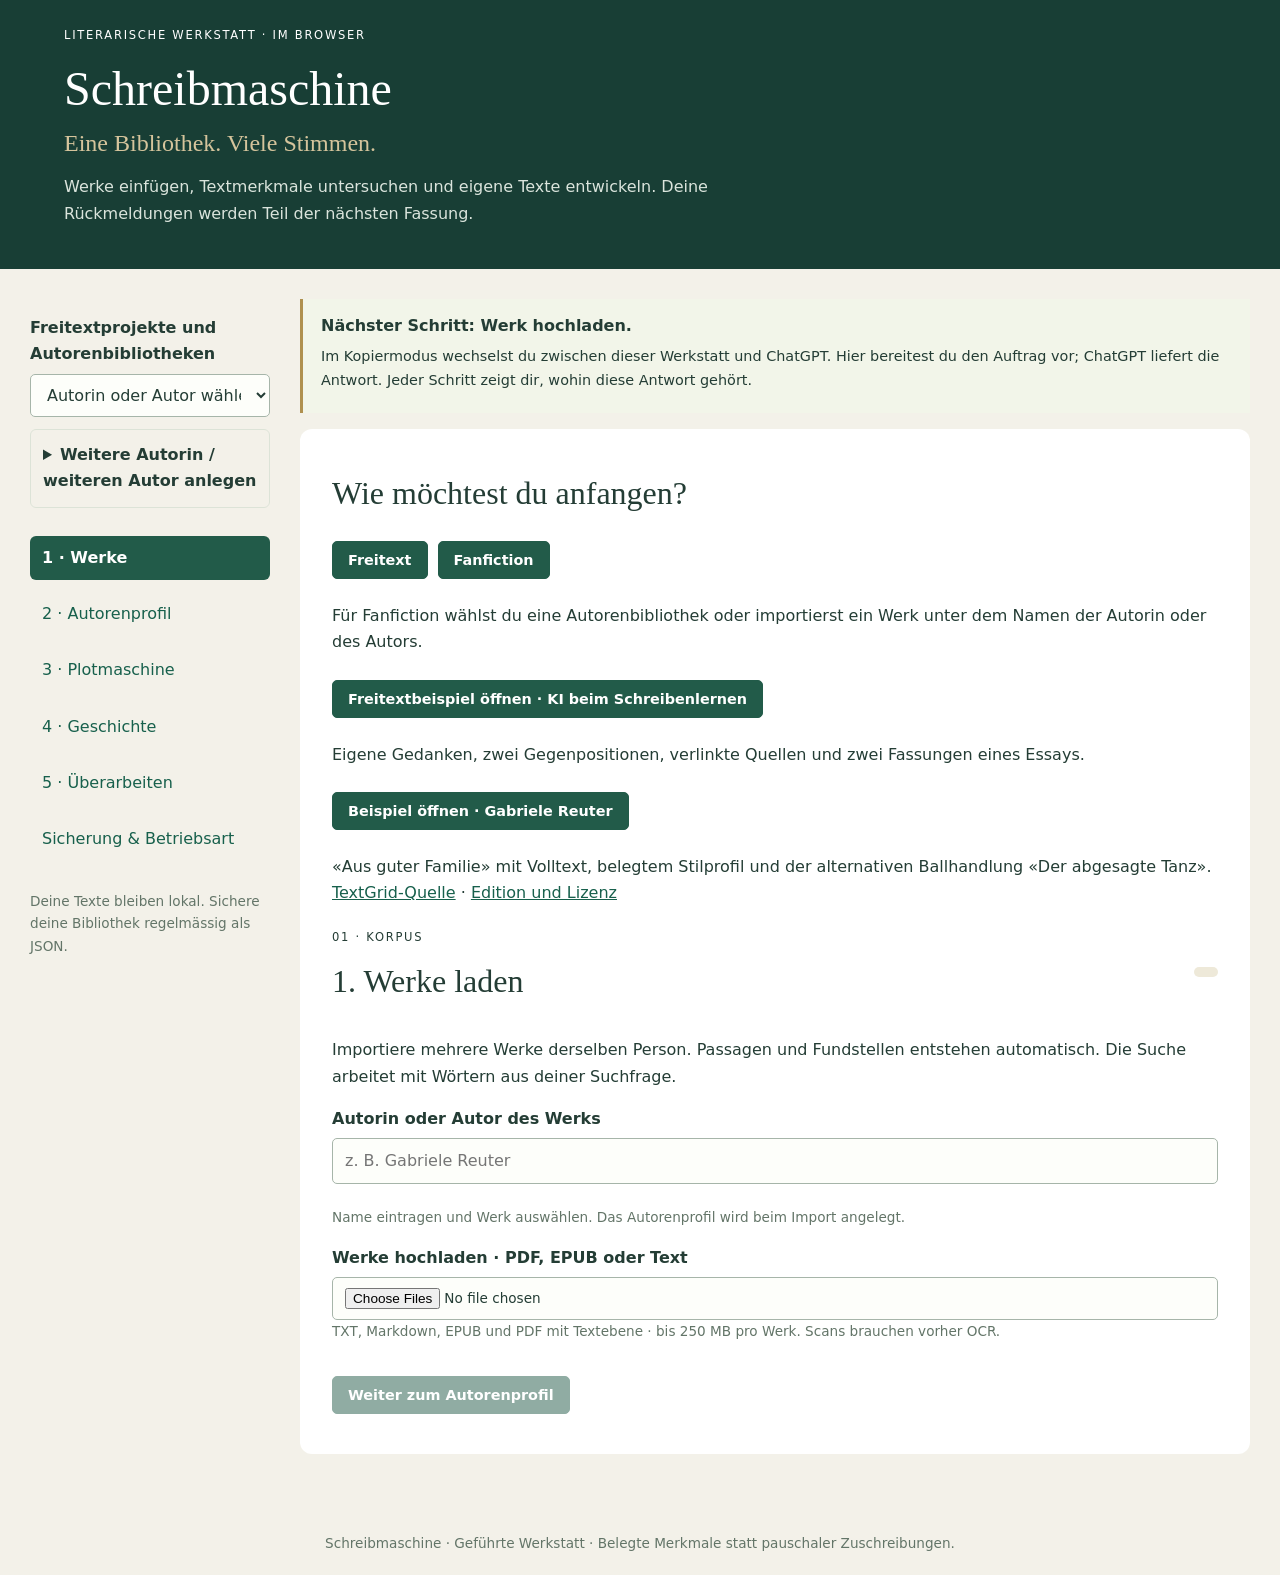
<file: docs/index.html>
<!doctype html><html lang="de-CH"><meta charset="utf-8"><meta name="viewport" content="width=device-width,initial-scale=1"><meta name="workshop-token" content="__TOKEN__"><title>Schreibmaschine · Autorenbibliothek</title><link rel="stylesheet" href="./style.css?v=64e2ff3c43aa">
<body><header><div class="eyebrow">Literarische Werkstatt · im Browser</div><h1>Schreibmaschine<span>Eine Bibliothek. Viele Stimmen.</span></h1><p>Werke einfügen, Textmerkmale untersuchen und eigene Texte entwickeln. Deine Rückmeldungen werden Teil der nächsten Fassung.</p></header>
<div class="shell"><aside class="sidebar"><label for="authorSelect">Deine Autorenbibliothek</label><select id="authorSelect"><option value="">Autorin oder Autor wählen</option></select><details><summary>Weitere Autorin / weiteren Autor anlegen</summary><form id="authorForm" novalidate autocomplete="off"><label for="authorName">Name</label><textarea id="authorName" rows="1" autocomplete="off" placeholder="Literarischer Name"></textarea><button>Anlegen</button></form></details><nav aria-label="Arbeitsschritte"><a href="#corpus">1 · Werke</a><a href="#profileSection">2 · Autorenprofil</a><a href="#material" hidden>2 · Material und Diskurs</a><a href="#plot">3 · Plotmaschine</a><a href="#writing">4 · Geschichte</a><a href="#learning">5 · Überarbeiten</a><a href="#settings">Sicherung & Betriebsart</a></nav><p id="saveState" role="status"></p><p class="small">Deine Texte bleiben lokal. Sichere deine Bibliothek regelmässig als JSON.</p></aside><main><div id="apiBanner" class="feedback" hidden><strong>Direkte KI</strong><p>Profil, Geschichte und Rückmeldung entstehen hier. Die jeweilige Anfrage mit ausgewählten Quellen wird an OpenAI gesendet; API-Nutzung ist kostenpflichtig.</p><button id="configureApi" type="button">API einrichten</button><span id="apiConnection" role="status"></span></div><div id="journey" class="feedback"><strong id="nextHint">Beginne mit einem Werk.</strong><p>Im Kopiermodus wechselst du zwischen dieser Werkstatt und ChatGPT. Hier bereitest du den Auftrag vor; ChatGPT liefert die Antwort. Jeder Schritt zeigt dir, wohin diese Antwort gehört.</p></div><p id="status" role="status"></p><section id="corpus"><div id="modeEntry"><h2>Wie möchtest du anfangen?</h2><div class="actions"><button id="startFree" type="button">Freitext</button><button id="startFan" type="button">Fanfiction</button></div><div id="freeStart" hidden><label for="freeName">Name des Freitextprojekts</label><input id="freeName" maxlength="120"><button id="createFree" type="button">Freitextprojekt anlegen</button></div><p id="modeHelp"></p><div id="freeExample" hidden><button id="openFreeExample" type="button">Freitextbeispiel öffnen · KI beim Schreibenlernen</button><p>Eigene Gedanken, zwei Gegenpositionen, verlinkte Quellen und zwei Fassungen eines Essays.</p></div><div id="reuterExample" hidden><button id="openReuter" type="button">Beispiel öffnen · Gabriele Reuter</button><p>«Aus guter Familie» mit Volltext, belegtem Stilprofil und der alternativen Ballhandlung «Der abgesagte Tanz». <a href="https://textgridrep.org/browse/4c0fg.0" target="_blank" rel="noopener">TextGrid-Quelle</a> · <a href="./examples/REUTER-QUELLE.md">Edition und Lizenz</a></p></div><input id="writingMode" type="hidden"></div><div class="sectionhead"><div><span class="eyebrow">01 · Korpus</span><h2>1. Werke laden</h2></div><span id="corpusCount" class="badge"></span></div><p>Importiere mehrere Werke derselben Person. Passagen und Fundstellen entstehen automatisch. Die Suche arbeitet mit Wörtern aus deiner Suchfrage.</p><div id="importAuthor"><label for="importAuthorName">Autorin oder Autor des Werks</label><textarea id="importAuthorName" autocomplete="off" autocapitalize="off" spellcheck="false" data-1p-ignore data-lpignore="true" placeholder="z. B. Gabriele Reuter" rows="1"></textarea><p class="small">Name eintragen und Werk auswählen. Das Autorenprofil wird beim Import angelegt.</p></div><label for="files">Werke hochladen · PDF, EPUB oder Text</label><input id="files" type="file" multiple accept="application/pdf,application/epub+zip,text/plain,text/markdown,.pdf,.epub,.txt,.md"><p class="small">TXT, Markdown, EPUB und PDF mit Textebene · bis 250 MB pro Werk. Scans brauchen vorher OCR.</p><div id="corpusTools" hidden><div id="works"></div><div id="corpusFeedback" class="feedback"></div><details><summary>Quellen gezielt auswählen · optional</summary><p>Für den Einstieg ist keine Suche nötig. Hier kannst du die automatische Stichprobe durch eigene Textstellen ersetzen. Die Suche findet Wörter, keine literarischen Motive.</p><div class="search"><label for="query">Passagen suchen</label><input id="query" placeholder="z. B. Entscheidung, Gespräch, Regen"><button id="search">Suchen</button><button id="browse" class="secondary">Passagen ansehen</button></div><div id="passages"></div><p id="selectionInfo" class="small"></p></details></div><button id="nextProfile" type="button">Weiter zum Autorenprofil →</button></section>
<div id="workspace" hidden><section id="profileSection"><span class="eyebrow">Schritt 2 von 5</span><h2>2. Autorenprofil erstellen</h2><p>Hier entsteht die Beschreibung der literarischen Merkmale. Noch keine Geschichte.</p><details><summary>Textgrundlage ansehen</summary><div id="metrics" class="metrics"></div><div id="autoSelection"></div></details><button id="analyse" type="button">Analyseauftrag erstellen</button><div id="exchange-analyse" class="exchange" hidden><h3>Auftrag an ChatGPT übergeben</h3><p><strong>1.</strong> Auftrag kopieren. <strong>2.</strong> In ChatGPT einfügen und absenden. <strong>3.</strong> Die Antwort zurückkopieren und unten einfügen.</p><div class="actions"><button id="copy-analyse" type="button">Auftrag kopieren</button><a id="handoff-analyse" class="buttonlink" href="https://chatgpt.com/" target="_blank" rel="noopener">Auftrag kopieren &amp; ChatGPT öffnen ↗</a><button id="api-analyse" type="button" hidden>Direkt per API ausführen</button></div><details><summary>Auftrag ansehen / manuell kopieren</summary><textarea id="prompt-analyse" rows="7" readonly></textarea></details><p id="note-analyse" role="status"></p><button id="paste-analyse" type="button" class="secondary">ChatGPT-Antwort einfügen</button></div><label for="profile">Antwort von ChatGPT: Autorenprofil</label><p class="small">Füge hier die Analyse ein, die ChatGPT auf deinen Analyseauftrag geantwortet hat. Du kannst das Profil auch selbst formulieren.</p><textarea id="profile" rows="12" placeholder="Hier die Analyseantwort einfügen – nicht den Auftrag und nicht die Originalpassagen."></textarea><div id="profileFeedback" class="feedback"></div><button id="saveProfile" type="button">Profil speichern → Geschichte planen</button><details><summary>Gespeicherte Profilversionen</summary><div id="profileHistory"></div></details></section><section id="material" hidden><h2>Gedanken, Materialien und Diskurs</h2><p>Importiere Textdateien, PDF mit Textebene oder EPUB im ersten Schritt. Halte hier fest, welche Frage du aus welcher Perspektive entwickeln willst.</p><label for="freeThoughts">Eigene Gedanken, Fragen und Beobachtungen</label><textarea id="freeThoughts" rows="5"></textarea><label for="freeDiscourse">Positionen, Gegenstimmen und offene Widersprüche</label><textarea id="freeDiscourse" rows="5"></textarea><button id="materialToWrite" type="button">Zum Schreiben →</button></section><section id="plot" hidden>
<h2>Plotmaschine</h2>
<p>Entwickle die Handlung aus Entscheidungen und Folgen. Die neun Stationen nach Yury Nikolskoy dienen als Vorschlag für den Aufbau.</p>
<input id="plotState" type="hidden">
<div id="plotPremise"></div>
<details open><summary>Figuren und Beziehungen</summary><div id="plotFigures"></div><button id="addFigure" type="button">Figur hinzufügen</button></details>
<details open><summary>Neun Stationen in drei Akten</summary><div id="plotBeats"></div></details>
<details open><summary>Szenen und Kapitel</summary><div id="plotScenes"></div><button id="addScene" type="button">Szene hinzufügen</button></details>
<details><summary>Bildsprache und visuelle Kontinuität</summary><div id="plotBook"></div></details>
<label for="plotAction">Was möchtest du entwickeln?</label><select id="plotAction"><option>Plotvarianten entwickeln</option><option>Figurenmotive und Beziehungen vertiefen</option><option>Gewählte Szene zum Kapitel ausarbeiten</option><option>Kontinuität, Kausalität und Klischees prüfen</option><option>Konflikt und Eskalation schärfen</option><option>Dialog und Subtext prüfen</option><option>Sinneseindrücke und Klischees überarbeiten</option><option>Zeitleiste, Raum und Figurenwissen prüfen</option><option>Bildbriefing für eine Schlüsselszene entwickeln</option></select>
<button id="preparePlot" type="button">Arbeitsauftrag erstellen</button>
<label for="plotPrompt">Auftrag zur Vorschau</label><textarea id="plotPrompt" rows="6" readonly></textarea>
<button id="copyPlot" type="button">Auftrag kopieren</button><a id="handoff-plot" class="buttonlink" href="https://chatgpt.com/" target="_blank" rel="noopener">Auftrag kopieren &amp; ChatGPT öffnen ↗</a><button id="paste-plot" type="button" class="secondary">ChatGPT-Antwort einfügen</button><button id="sendPlot" type="button" hidden>Auftrag an API senden</button>
<label for="plotAnswer">Varianten und Rückmeldungen prüfen</label><textarea id="plotAnswer" rows="5"></textarea>
<button id="checkPlot" type="button">Plot prüfen</button><ul id="plotChecks" aria-live="polite"></ul>
<button id="exportPlot" type="button">Plot und Szenen exportieren</button><button id="exportManuscript" type="button">Manuskript aus Szenen exportieren</button><button id="plotToDraft" type="button">Mit dem Plot zum Schreibfeld →</button>
</section><section id="writing"><div id="fanFormPanel"><label for="fanForm">Literarische Ausgangsform</label><textarea id="fanForm" rows="3" placeholder="Zum Beispiel Briefroman: Adressatin, Anlass, Perspektive und Spannungsbogen benennen."></textarea><label for="fanAnchor">Anschluss an Werk, Figuren oder Welt</label><textarea id="fanAnchor" rows="3" placeholder="Welche Konstellation aus dem Werk nimmst du auf? Wo beginnt deine eigene Variante?"></textarea></div><span class="eyebrow">Schritt 4 von 5</span><h2>4. Deine Geschichte schreiben</h2><p id="profileReady"></p><label for="task">Welche Geschichte soll entstehen?</label><textarea id="task" rows="4" placeholder="Beschreibe Figuren, Ausgangssituation, Konflikt und gewünschte Wirkung."></textarea><div class="row"><div><label for="genre">Textform</label><input id="genre" value="Erzählung"></div><div><label for="length">Gewünschte Wortzahl</label><input id="length" type="number" min="50" max="5000" value="800"></div></div><button id="write" type="button">Schreibauftrag erstellen</button><div id="exchange-write" class="exchange" hidden><h3>Auftrag an ChatGPT übergeben</h3><p><strong>1.</strong> Auftrag kopieren. <strong>2.</strong> In ChatGPT einfügen und absenden. <strong>3.</strong> Die Antwort zurückkopieren und unten einfügen.</p><div class="actions"><button id="copy-write" type="button">Auftrag kopieren</button><a id="handoff-write" class="buttonlink" href="https://chatgpt.com/" target="_blank" rel="noopener">Auftrag kopieren &amp; ChatGPT öffnen ↗</a><button id="api-write" type="button" hidden>Direkt per API ausführen</button></div><details><summary>Auftrag ansehen / manuell kopieren</summary><textarea id="prompt-write" rows="7" readonly></textarea></details><p id="note-write" role="status"></p><button id="paste-write" type="button" class="secondary">ChatGPT-Antwort einfügen</button></div><div id="storyEditor"><p id="activeScene" role="status"></p><div class="actions"><button id="loadSceneText" type="button" hidden>Szenenfassung ins Schreibfeld laden</button><button id="newSceneText" type="button" hidden>Leeren A/B-Stand für Szene beginnen</button><button id="saveSceneText" type="button" hidden>A/B-Stand bei der Szene sichern</button><button id="readDraft" type="button">Text vorlesen</button></div><label for="storyContext">Stimme, Figuren und Kontinuität</label><textarea id="storyContext" rows="3" placeholder="Was soll wirken? Welche Details sollen in späteren Szenen stimmen?"></textarea><label for="draft">Deine Geschichte</label><p class="small">Hier schreibst du selbst oder fügst die Geschichte aus ChatGPT ein. Die Stilanalyse gehört zu Schritt 2.</p><textarea id="draft" rows="16" placeholder="Hier beginnt deine Geschichte …"></textarea><div id="draftFeedback" class="feedback"></div><button id="recoverProfile" type="button" class="secondary" hidden>Diesen Analysetext ins Autorenprofil kopieren</button><div class="actions"><button id="saveDraft" type="button">Geschichte speichern → Überarbeiten</button><button id="exportText" type="button" class="secondary">Geschichte herunterladen</button></div><details><summary>Gespeicherte Fassungen</summary><div id="draftHistory"></div></details></div></section><section id="learning"><span class="eyebrow">Schritt 5 von 5</span><h2>5. Überarbeiten und dazulernen</h2><p>Füge die Rückmeldung ein und überarbeite deine Geschichte hier auf derselben Seite. Sichere danach die neue Fassung oder lade sie herunter.</p><details id="freeComparison" hidden><summary>Freitextbeispiel · «Wem gehört der erste Satz?»</summary><div id="freeComparisonBody" aria-live="polite"></div></details><details id="reuterComparison" hidden><summary>Reuter-Beispiel · «Der abgesagte Tanz»</summary><p>Drei zusammenhängende Szenen in zwei Fassungen. Reuters Originalstellen stehen bei den Kommentaren.</p><button id="openReuterDemo" type="button">Prüfdemo öffnen · Die Garderobe</button><label for="reuterView">Leseansicht</label><select id="reuterView"><option value="b">Ganzes Manuskript · Fassung B</option><option value="a">Ganzes Manuskript · Fassung A</option><option value="reuter-scene-1">Die Karte · A/B und Kommentare</option><option value="reuter-scene-2">Die Garderobe · A/B und Kommentare</option><option value="reuter-scene-3">Die ungetanzte Tour · A/B und Kommentare</option></select><p><a href="./examples/reuter-manuskript-a.md" download>Fassung A als Markdown</a> · <a href="./examples/reuter-manuskript-b.md" download>Fassung B als Markdown</a></p><div id="reuterComparisonBody" aria-live="polite"></div></details><details id="abSources"><summary>Autorenprofil, Textbelege und Feedbackregeln</summary><p id="abMaterial"></p><label for="abQuery">Textbelege suchen</label><input id="abQuery"><button type="button" id="abSearch">Passagen suchen</button><div id="abPassages"></div><p id="abSelection"></p><button type="button" id="clearABSources" hidden>Auswahl zurücksetzen</button><input id="abSourceIds" type="hidden"></details><details><summary>Fassung A vergleichen</summary><label for="draftA">Gesicherte Erstfassung A</label><textarea id="draftA" rows="9" readonly></textarea><button type="button" id="newA">Aktuellen Text als neue Fassung A sichern</button></details><label for="reviewFocus">Schwerpunkt der Rückmeldung</label><select id="reviewFocus"><option>Aufbau und Figuren</option><option>Stimme und Rhythmus</option><option>Behauptungen und Belege</option><option>Kreative Varianten</option></select><button id="review" type="button">Überarbeitungsauftrag erstellen</button><div id="exchange-review" class="exchange" hidden><h3>Auftrag an ChatGPT übergeben</h3><p><strong>1.</strong> Auftrag kopieren. <strong>2.</strong> In ChatGPT einfügen und absenden. <strong>3.</strong> Die Antwort zurückkopieren und unten einfügen.</p><div class="actions"><button id="copy-review" type="button">Auftrag kopieren</button><a id="handoff-review" class="buttonlink" href="https://chatgpt.com/" target="_blank" rel="noopener">Auftrag kopieren &amp; ChatGPT öffnen ↗</a><button id="api-review" type="button" hidden>Direkt per API ausführen</button></div><details><summary>Auftrag ansehen / manuell kopieren</summary><textarea id="prompt-review" rows="7" readonly></textarea></details><p id="note-review" role="status"></p><button id="paste-review" type="button" class="secondary">ChatGPT-Antwort einfügen</button></div><div class="revision-grid"><div><label for="reviewResponse">Antwort von ChatGPT: Verbesserungsvorschläge</label><textarea id="reviewResponse" rows="10" placeholder="Hier die Rückmeldung einfügen. Sie ersetzt deine Geschichte nicht."></textarea><p class="small">Lies die Vorschläge und ändere deine Geschichte direkt daneben. Du entscheidest, was du übernimmst.</p></div><div id="revisionEditor"></div></div><label for="reflection">Entscheidungen zur Überarbeitung</label><textarea id="reflection" rows="4" placeholder="Was habe ich übernommen oder verworfen und warum?"></textarea><button id="exportAB" type="button">A/B-Protokoll herunterladen</button><p id="revisionSaved" role="status"></p><details><summary>Eine Regel für künftige Texte festhalten · optional</summary><label for="before">Ursprüngliche Stelle</label><textarea id="before" rows="3"></textarea><label for="after">Bessere Fassung</label><textarea id="after" rows="3"></textarea><label for="reason">Warum ist sie besser?</label><textarea id="reason" rows="3"></textarea><label for="rule">Regel für nächste Versuche</label><textarea id="rule" rows="3"></textarea><div id="ruleFeedback" class="feedback"></div><button id="saveRule" type="button">Regel speichern</button><div id="rules"></div></details></section></div><section id="settings"><span class="eyebrow">Betriebsart</span><h2>KI-Betriebsart</h2><p>Im ChatGPT-Modus öffnest du einen separaten Chat, fügst den kopierten Auftrag ein und sendest ihn dort ab. Kopiere danach die Antwort hierher. In ChatGPT gelten die Einstellungen deines dortigen Kontos.</p><label for="mode">Arbeitsweise</label><select id="mode"><option value="copy">ChatGPT · ohne API-Schlüssel</option><option value="gateway">Eigener HTTPS-Dienst · API</option></select><div id="apiSettings" hidden><p>Der sichtbare Prompt wird auf deinen Klick an OpenAI gesendet. API-Nutzung kann Kosten verursachen.</p><label for="model">Modell-ID aus deinem API-Zugang</label><input id="model" autocomplete="off" placeholder="Verfügbare Modell-ID"><label for="key">API-Schlüssel für diese Sitzung</label><input id="key" type="password" autocomplete="off"><small id="keyStatus">Wird weder in der Bibliothek noch im Browser gespeichert.</small><button id="useApi" type="button">Einstellungen übernehmen und weiter</button></div><div id="gatewaySettings" hidden><h3>API-Dienst für GitHub Pages</h3><label for="gateway">HTTPS-Endpunkt für diese Sitzung</label><input id="gateway" type="url" placeholder="https://…"><p>Wenn eine Adresse eingetragen ist, kannst du den sichtbaren Auftrag im jeweiligen Schritt ausdrücklich an den Dienst senden.</p></div><p id="legacyAtelier" hidden><a href="./atelier.html">Früheres Atelier öffnen, um ein vorhandenes Projekt zu exportieren</a></p><h3>Bibliothek sichern</h3><p>Der Export enthält Volltexte, Profile, Fassungen und Feedbacks. Du kannst ihn auch für unsere gemeinsame Weiterarbeit verwenden.</p><div class="actions"><button id="backup">Bibliothek herunterladen</button><label class="filebutton">JSON-Sicherung wiederherstellen<input id="restore" type="file" accept="application/json,.json"></label></div><small>Hier nur eine zuvor exportierte JSON-Sicherung auswählen. PDF-Werke oben unter «Werke hochladen» einfügen. Ein Import ergänzt eigenständige Autorenprofile. Vorhandene Arbeit bleibt erhalten.</small><details><summary>Antwort aus der bisherigen Oberfläche wiederfinden</summary><p>Hier bleibt eine zuvor eingefügte Antwort erhalten.</p><textarea id="response" rows="6"></textarea><button id="toProfile" type="button">Als Profiltext kopieren</button><button id="toDraft" type="button">Als Geschichte kopieren</button></details></section><div hidden><textarea id="prompt"></textarea><p id="coverage"></p><button id="copy"></button><button id="send" class="secondary" hidden></button></div></main></div><footer>Schreibmaschine · Geführte Werkstatt · Belegte Merkmale statt pauschaler Zuschreibungen.</footer><script src="./reply-check.js?v=9b8acf194e7e"></script><script src="./vendor/jszip.min.js"></script><script type="module">import "./browser-api.js?v=e7b8716631a3"; await import("./app.js?v=f8f46a8666cf");</script></body></html>
</file>
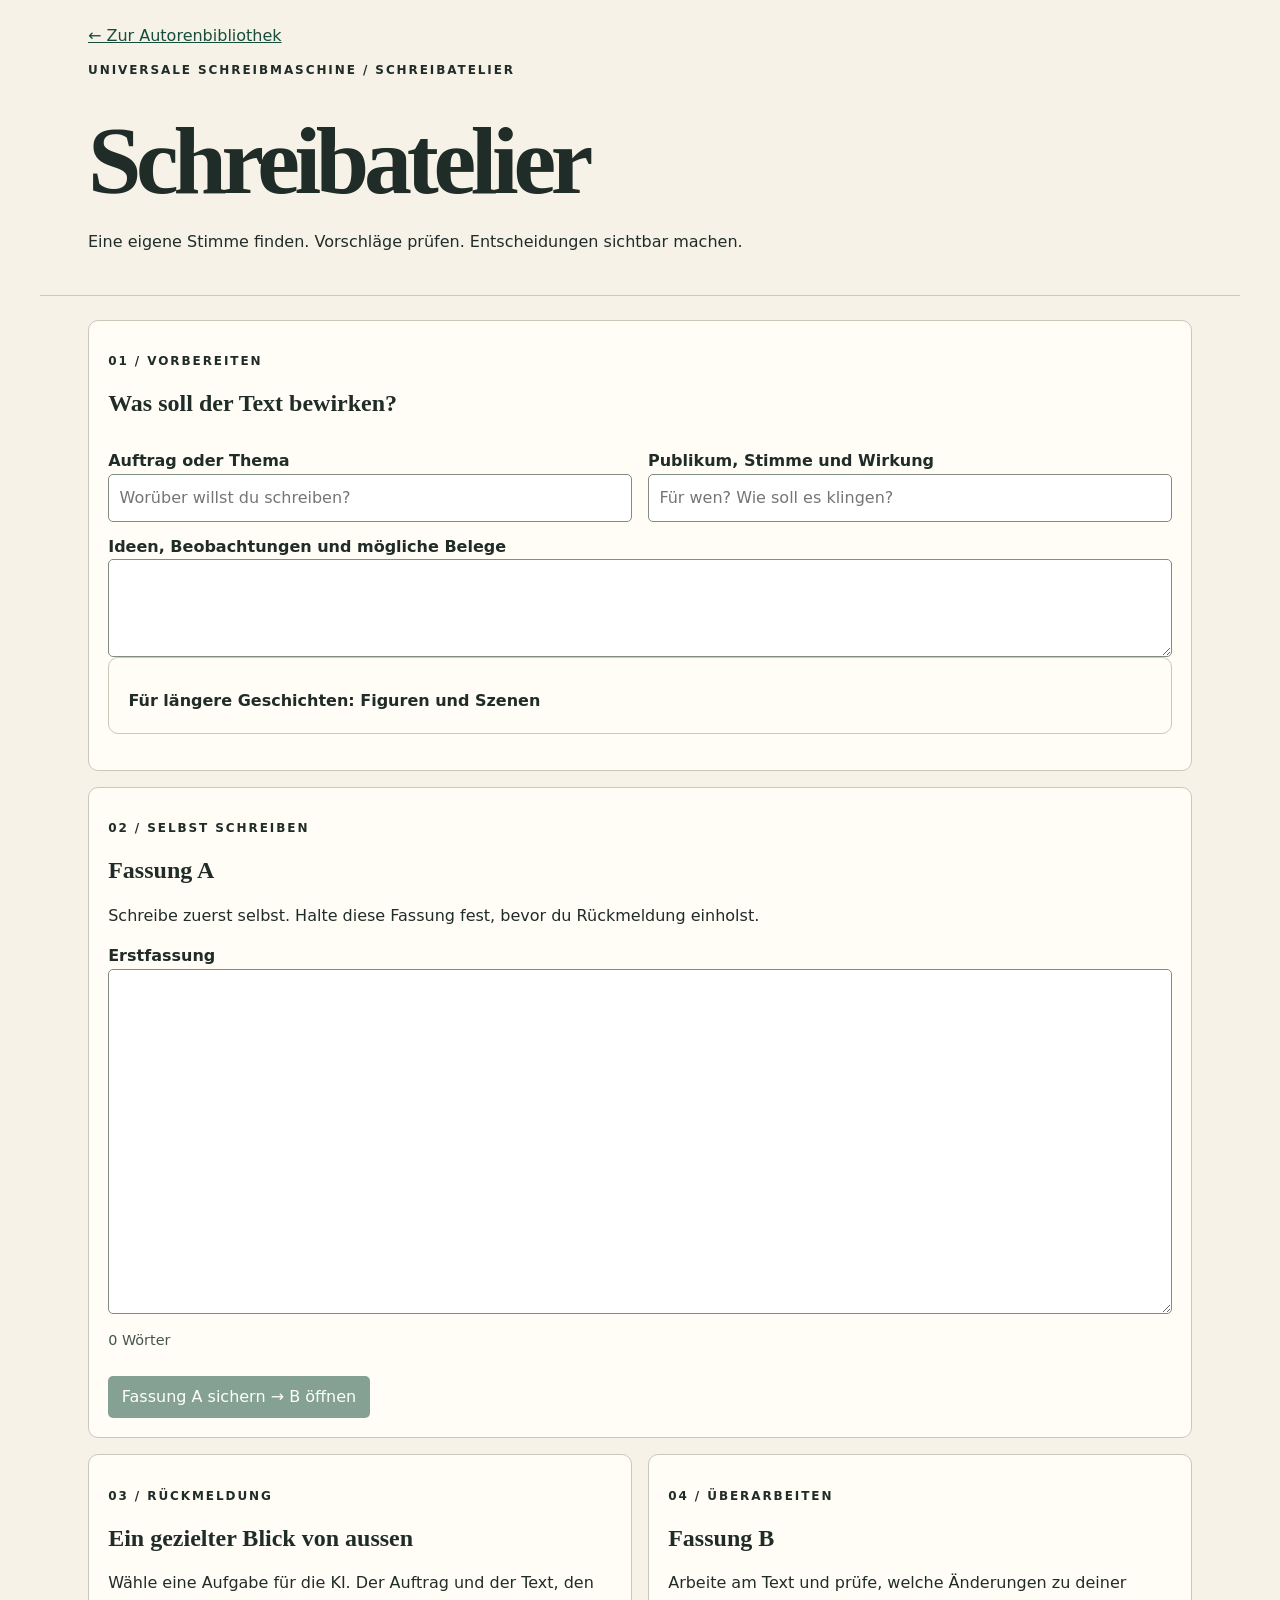
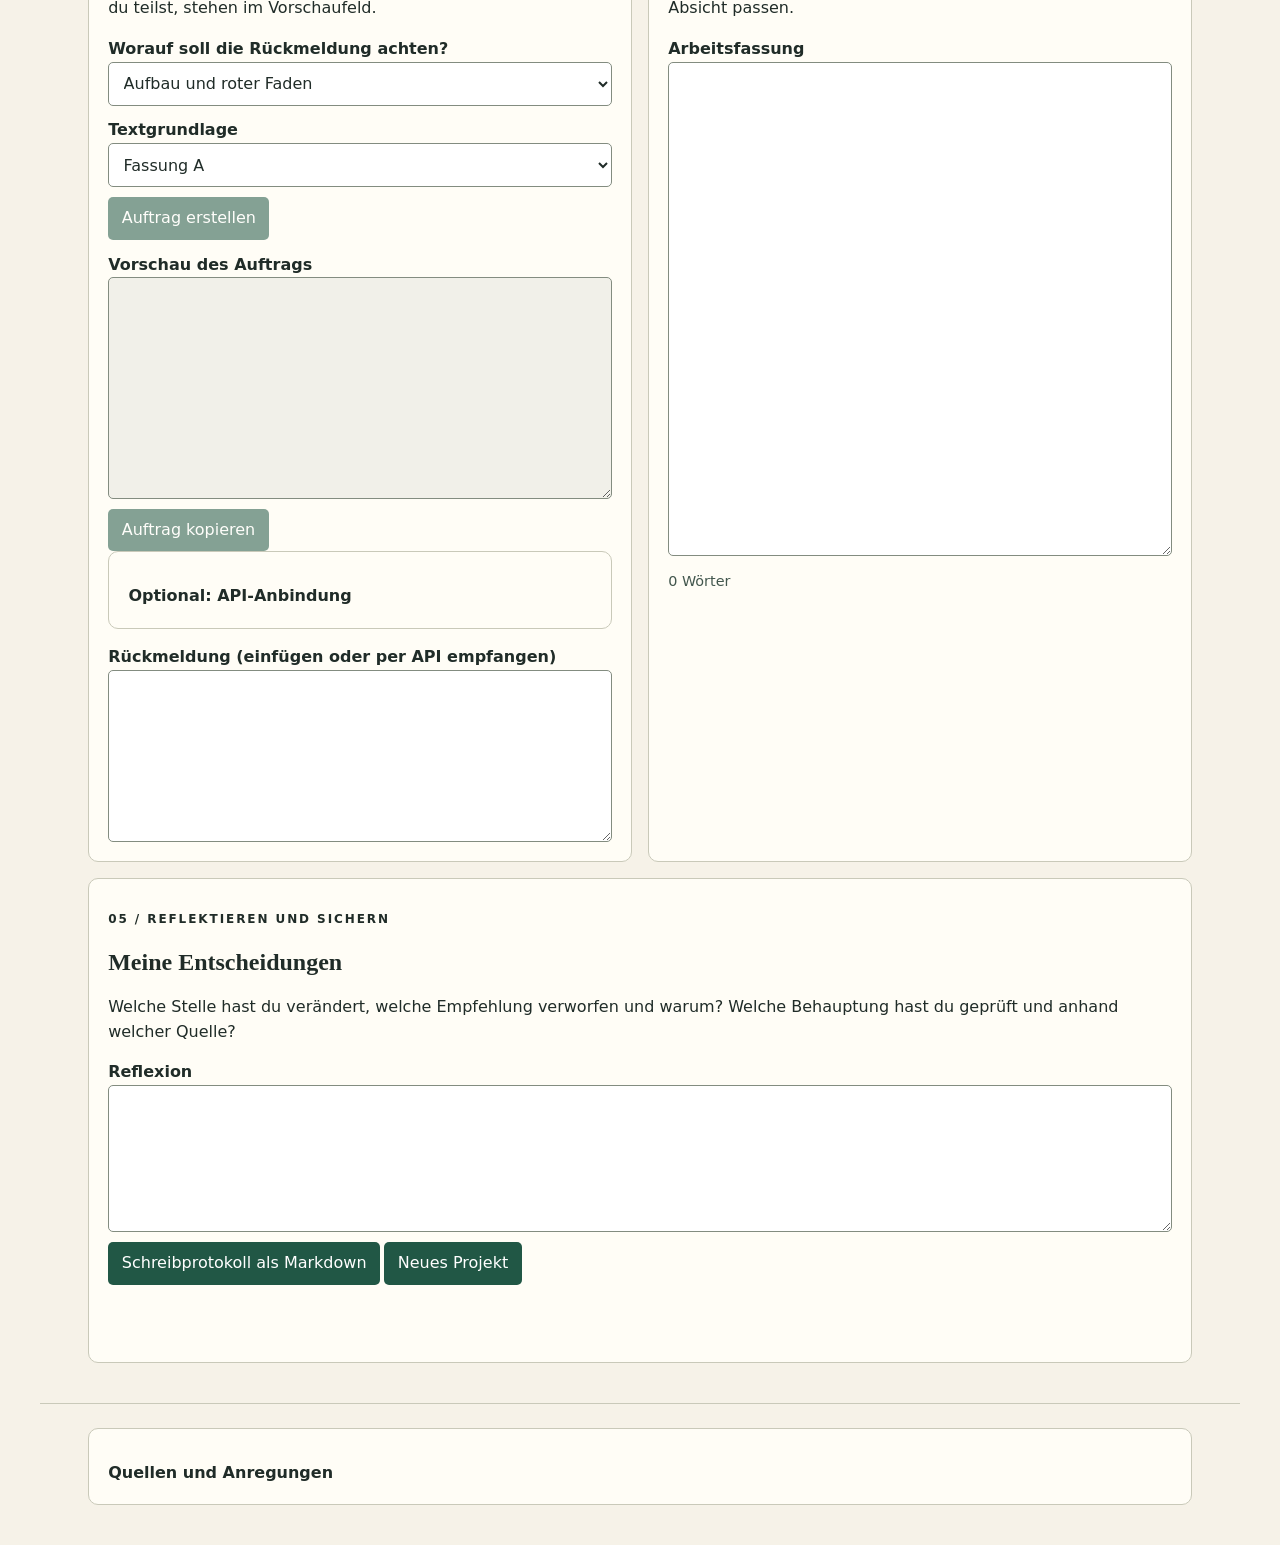
<file: docs/atelier.html>
<!doctype html>
<html lang="de-CH"><head><meta charset="utf-8"><meta name="viewport" content="width=device-width,initial-scale=1"><meta name="referrer" content="no-referrer"><title>Schreibatelier · Universale Schreibmaschine</title>
<style>
:root{color-scheme:light;--ink:#202c28;--paper:#f6f2e8;--line:#c9c9b9;--accent:#215745}*{box-sizing:border-box}body{margin:0;background:var(--paper);color:var(--ink);font:1rem/1.55 system-ui,sans-serif}header,main,footer{max-width:1200px;margin:auto;padding:1.5rem clamp(1rem,4vw,3rem)}header{border-bottom:1px solid var(--line)}a{color:#174e3b}h1,h2{font-family:Georgia,serif;line-height:1.1}h1{font-size:clamp(2.8rem,8vw,6rem);letter-spacing:-.055em;margin:.3em 0 .15em}.cap{letter-spacing:.16em;text-transform:uppercase;font-size:.75rem;font-weight:750}.grid{display:grid;grid-template-columns:repeat(2,minmax(0,1fr));gap:1rem}section,details{background:#fffdf6;border:1px solid var(--line);border-radius:10px;padding:1.2rem;margin:0 0 1rem}label,summary{font-weight:700;display:block;margin-top:.8rem}textarea,input,select,button{font:inherit}textarea,input,select{display:block;width:100%;border:1px solid #838c80;background:white;color:inherit;padding:.65rem;border-radius:5px}textarea{resize:vertical}textarea[readonly]{background:#f1f0e9}button{background:var(--accent);color:white;border:0;padding:.55rem .85rem;border-radius:5px;margin:.65rem .25rem 0 0;cursor:pointer}button:disabled{opacity:.55;cursor:default}.notes{font-size:.9rem;color:#43574e}#status{min-height:1.6em}pre{white-space:pre-wrap;overflow-wrap:anywhere}footer{border-top:1px solid var(--line)}@media(max-width:720px){.grid{grid-template-columns:1fr}}
</style><script defer src="./atelier.js"></script></head><body>
<header><a href="./">← Zur Autorenbibliothek</a><p class="cap">Universale Schreibmaschine / Schreibatelier</p><h1>Schreibatelier</h1><p>Eine eigene Stimme finden. Vorschläge prüfen. Entscheidungen sichtbar machen.</p></header>
<main>
<section><p class="cap">01 / Vorbereiten</p><h2>Was soll der Text bewirken?</h2><div class="grid"><div><label for="task">Auftrag oder Thema</label><input id="task" maxlength="1500" placeholder="Worüber willst du schreiben?"></div><div><label for="intent">Publikum, Stimme und Wirkung</label><input id="intent" maxlength="1500" placeholder="Für wen? Wie soll es klingen?"></div></div><label for="plan">Ideen, Beobachtungen und mögliche Belege</label><textarea id="plan" rows="3"></textarea><details><summary>Für längere Geschichten: Figuren und Szenen</summary><label for="bible">Figuren, Konflikte und Kontinuität</label><textarea id="bible" rows="4" placeholder="Wer will was? Was steht auf dem Spiel? Welche Fakten müssen in den nächsten Szenen stimmen?"></textarea></details></section>
<section><p class="cap">02 / Selbst schreiben</p><h2>Fassung A</h2><p>Schreibe zuerst selbst. Halte diese Fassung fest, bevor du Rückmeldung einholst.</p><label for="a">Erstfassung</label><textarea id="a" rows="13"></textarea><p id="countA" class="notes"></p><button id="freeze">Fassung A sichern → B öffnen</button><button id="unlock" hidden>Neue Erstfassung beginnen</button></section>
<div class="grid"><section id="coach"><p class="cap">03 / Rückmeldung</p><h2>Ein gezielter Blick von aussen</h2><p>Wähle eine Aufgabe für die KI. Der Auftrag und der Text, den du teilst, stehen im Vorschaufeld.</p>
<label for="lens">Worauf soll die Rückmeldung achten?</label><select id="lens"><option value="structure">Aufbau und roter Faden</option><option value="voice">Stimme, Rhythmus und Wirkung</option><option value="evidence">Behauptungen und Belege</option><option value="creative">Kreative Schreibübung</option></select>
<label for="version">Textgrundlage</label><select id="version"><option value="a">Fassung A</option><option value="b">Fassung B</option></select>
<button id="prepare" disabled>Auftrag erstellen</button>
<label for="prompt">Vorschau des Auftrags</label><textarea id="prompt" rows="8" readonly></textarea><button id="copy" disabled>Auftrag kopieren</button>
<details><summary>Optional: API-Anbindung</summary><p>Hinterlege die HTTPS-Adresse eines eigenen Schreibdienstes. Gesendet wird nur der sichtbare Auftrag. Die Adresse bleibt für diese Sitzung im Eingabefeld.</p><label for="endpoint">Adresse des API-Endpunkts</label><input id="endpoint" type="url" placeholder="https://…"><button id="send" disabled>Auftrag an API senden</button></details>
<label for="feedback">Rückmeldung (einfügen oder per API empfangen)</label><textarea id="feedback" rows="6" disabled></textarea></section>
<section><p class="cap">04 / Überarbeiten</p><h2>Fassung B</h2><p>Arbeite am Text und prüfe, welche Änderungen zu deiner Absicht passen.</p><label for="b">Arbeitsfassung</label><textarea id="b" rows="19" disabled></textarea><p id="countB" class="notes"></p></section></div>
<section><p class="cap">05 / Reflektieren und sichern</p><h2>Meine Entscheidungen</h2><p>Welche Stelle hast du verändert, welche Empfehlung verworfen und warum? Welche Behauptung hast du geprüft und anhand welcher Quelle?</p><label for="reflection">Reflexion</label><textarea id="reflection" rows="5"></textarea><button id="download">Schreibprotokoll als Markdown</button><button id="reset">Neues Projekt</button><p id="status" role="status"></p></section>
</main><footer><details><summary>Quellen und Anregungen</summary><ul>
<li><a href="https://vibewriting.org/">Luís André Beckhauser: Vibe Writing</a> – KI als Denkstütze, Verantwortung bei der schreibenden Person.</li>
<li><a href="https://deleyna.substack.com/p/what-is-vibe-writing">Deleyna Marr: What Is Vibe Writing?</a> – Stimme, Resonanz und Schreibfluss.</li>
<li>Yury Nikolskoy: Vibe Writing (bereitgestellte Arbeitsübersetzung) – Figurenmotive und erzählerische Kontinuität als Planungsaufgabe.</li>
<li>Philippe Wampfler: <a href="https://schulesocialmedia.com/2026/03/22/texte-ohne-und-mit-ki-schreiben-das-uetiker-konzept-fur-den-maturaufsatz/">Uetiker Konzept</a>, <a href="https://schulesocialmedia.com/2026/06/27/die-zukunft-von-vibe-writing-reflexion-und-auswertung-der-matur-mit-dem-uetiker-modell/">Auswertung</a>, <a href="https://schulesocialmedia.com/2026/09/17/guter-schreibunterricht-fur-schulerinnen-die-ki-fur-vibe-writing-benutzen-konnen/">Schreibunterricht</a> und <a href="https://schulesocialmedia.com/2023/09/27/ki-im-schreibunterricht-creative-writing-prompts/">Creative Writing Prompts</a>.</li>
</ul></details></footer></body></html>
</file>
<file: docs/style.css>
:root{font:16px/1.65 system-ui,sans-serif;color:#243d35;background:#f3f1e9}*{box-sizing:border-box}body{margin:0}header{background:#183e35;color:#fff;padding:55px max(5vw,calc((100vw - 1300px)/2))}header p{max-width:700px;color:#dae4dc}h1{font:clamp(2.5rem,5vw,4.4rem)/1.1 Georgia,serif;margin:18px 0}h1 span{display:block;font-size:.46em;margin-top:14px;color:#d5c49c}h2{font:2rem/1.25 Georgia,serif;margin:12px 0 20px}h3{font-size:1.1rem}.eyebrow{font-size:.72rem;letter-spacing:.15em;text-transform:uppercase}.shell{display:grid;grid-template-columns:240px minmax(0,1fr);gap:30px;max-width:1360px;margin:auto;padding:30px}.sidebar{position:sticky;top:20px;align-self:start}nav{display:grid;gap:12px;margin:28px 0}a{color:#17604c}section{background:#fff;border-radius:12px;padding:32px;margin:0 0 28px;scroll-margin-top:20px;overflow-wrap:anywhere}label{display:block;font-weight:650;margin:16px 0 6px}input,select,textarea{width:100%;font:inherit;line-height:1.5;padding:10px 12px;border:1px solid #a6b5a9;background:#fdfefa;border-radius:5px;color:inherit}textarea{resize:vertical}input[type=checkbox]{width:auto;margin:0 10px 0 0}input[type=file]{font-size:.85rem}button,.filebutton{background:#225b49;color:white;border:1px solid #225b49;border-radius:5px;padding:10px 15px;font:600 .9rem system-ui;cursor:pointer;display:inline-block;margin:8px 0}.secondary{background:white;color:#225b49}button:disabled{opacity:.5;cursor:wait}.actions{display:flex;flex-wrap:wrap;gap:10px}.small,small{font-size:.85rem;color:#637568}small{display:block}.feedback{padding:14px 18px;background:#f2f5e9;border-left:3px solid #af904f;margin:16px 0;white-space:pre-line}.metrics{display:flex;gap:12px;flex-wrap:wrap}.metric{background:#edf1e9;padding:10px 18px;border-radius:8px}.metric b{display:block;font-size:1.5rem}.row{display:grid;grid-template-columns:2fr 1fr;gap:20px}.sectionhead{display:flex;align-items:center;justify-content:space-between;gap:15px}.badge{background:#eee9d9;border-radius:20px;font-size:.8rem;padding:5px 12px;white-space:nowrap}details{border:1px solid #dce3d7;border-radius:6px;padding:12px;margin:12px 0}summary{cursor:pointer;font-weight:650}.passage{white-space:pre-wrap;font-size:.9rem;border-top:1px solid #dde3d7;margin-top:12px;padding-top:12px;max-height:350px;overflow:auto}#status{position:sticky;top:0;z-index:2;background:#f3f1e9;padding:10px 0;margin-top:0}#status.error{color:#952e22}.filebutton{position:relative}.filebutton input{position:absolute;width:1px;height:1px;opacity:0}.filebutton:focus-within,:focus-visible{outline:3px solid #be943c;outline-offset:3px}footer{padding:20px;text-align:center;font-size:.85rem;color:#637568}[hidden]{display:none!important}@media(max-width:750px){.shell{display:block;padding:12px}.sidebar{position:static;padding:12px}nav{display:flex;flex-wrap:wrap;gap:10px;font-size:.85rem}header{padding:30px 24px}section{padding:22px 18px}.row{grid-template-columns:1fr}h2{font-size:1.65rem}.sectionhead{display:block}}

#authorName,#importAuthorName{resize:none;min-height:46px;white-space:nowrap;overflow-x:auto}
nav a{padding:9px 12px;border-radius:6px;text-decoration:none}nav a[aria-current=step]{background:#225b49;color:white;font-weight:700}.exchange{background:#edf4ef;border:1px solid #becfc2;border-radius:8px;padding:20px;margin:20px 0}.buttonlink{display:inline-block;border:1px solid #225b49;border-radius:5px;padding:10px 15px;margin:8px 0;text-decoration:none;font-weight:600;font-size:.9rem}#journey{margin-top:0}#journey p{margin:6px 0;font-size:.9rem}#status:empty{display:none}#nextProfile{margin-top:20px}#profileRecovery[hidden]{display:none}header{padding-top:26px;padding-bottom:26px}header h1{font-size:clamp(2rem,4vw,3rem)}header h1 span{font-size:.5em}button:disabled{cursor:not-allowed}.exchange textarea{background:#fff}section>p.small{margin-top:0}

.revision-grid{display:grid;grid-template-columns:minmax(0,1fr) minmax(0,1fr);gap:24px;align-items:start}.revision-grid textarea{min-height:420px}.revision-grid #draftFeedback{font-size:.85rem}.revision-grid #storyEditor>p.small{min-height:44px}.revision-grid label{margin-top:16px}#revisionSaved:not(:empty){padding:12px;border-left:3px solid #225b49;background:#edf4ef}#learning:has(.revision-grid) {padding:24px} @media(max-width:1050px){.revision-grid{grid-template-columns:1fr}.revision-grid textarea{min-height:260px}}
</file>
